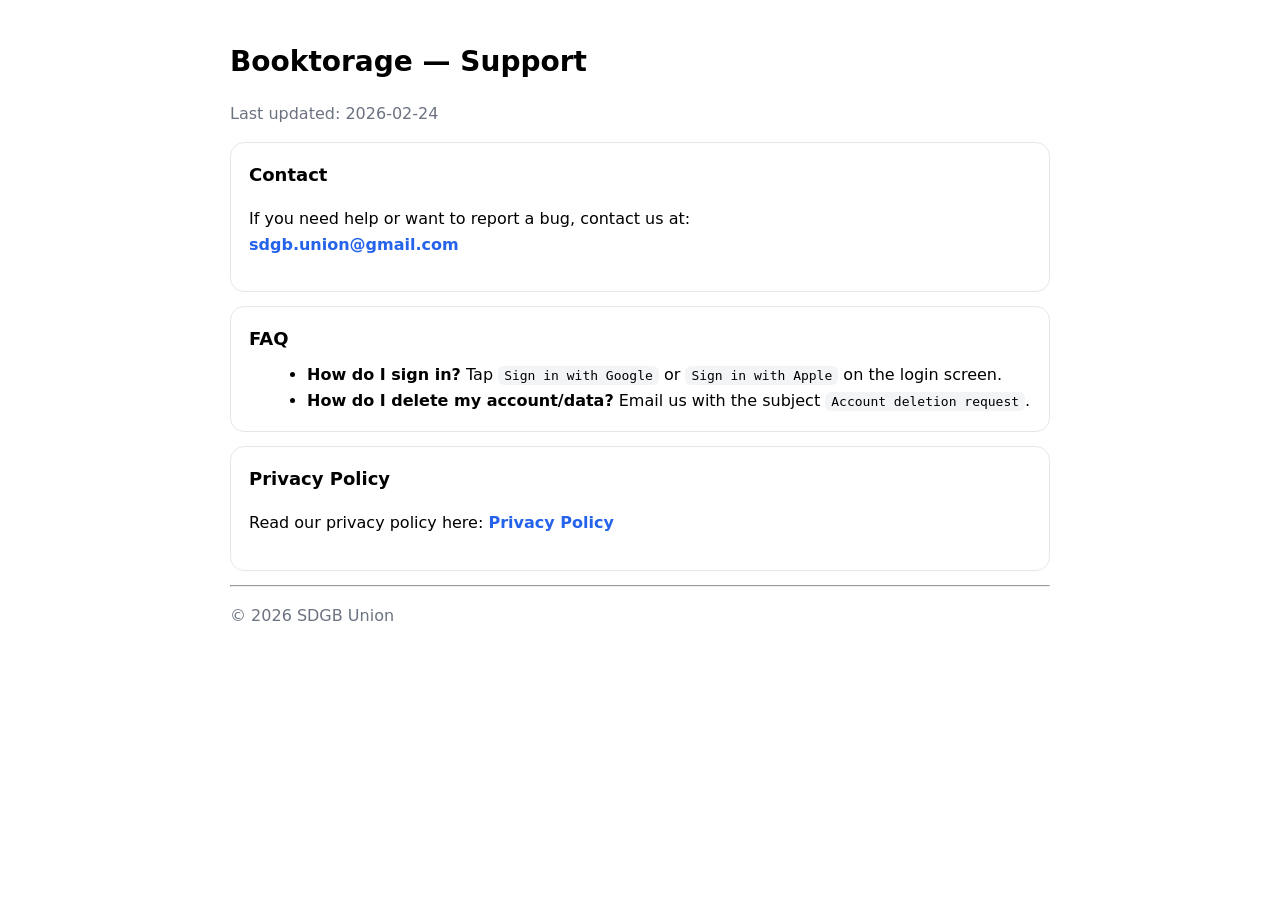
<file: index.html>
<!doctype html>
<html lang="en">
<head>
  <meta charset="utf-8" />
  <meta name="viewport" content="width=device-width,initial-scale=1" />
  <title>Booktorage - Support</title>
  <meta name="description" content="Support page for Booktorage app." />
  <style>
    body{font-family:system-ui,-apple-system,Segoe UI,Roboto,Apple SD Gothic Neo,sans-serif;max-width:820px;margin:40px auto;padding:0 16px;line-height:1.6}
    .card{border:1px solid #e5e7eb;border-radius:14px;padding:18px 18px;margin:14px 0}
    h1{font-size:28px;margin:0 0 10px}
    h2{font-size:18px;margin:0 0 8px}
    code{background:#f3f4f6;padding:2px 6px;border-radius:6px}
    a{color:#2563eb;text-decoration:none} 
    a:hover{text-decoration:underline}
    .muted{color:#6b7280}
    ul{margin:8px 0 0 18px}
  </style>
</head>
<body>
  <h1>Booktorage — Support</h1>
  <p class="muted">Last updated: 2026-02-24</p>

  <div class="card">
    <h2>Contact</h2>
    <p>
      If you need help or want to report a bug, contact us at:
      <br />
      <strong><a href="mailto:sdgb.union@gmail.com">sdgb.union@gmail.com</a></strong>
    </p>
  </div>

  <div class="card">
    <h2>FAQ</h2>
    <ul>
      <li><strong>How do I sign in?</strong> Tap <code>Sign in with Google</code> or <code>Sign in with Apple</code> on the login screen.</li>
      <li><strong>How do I delete my account/data?</strong> Email us with the subject <code>Account deletion request</code>.</li>
    </ul>
  </div>

  <div class="card">
    <h2>Privacy Policy</h2>
    <p>
      Read our privacy policy here:
      <strong><a href="./privacy.html">Privacy Policy</a></strong>
    </p>
  </div>

  <hr />
  <p class="muted">
    © 2026 SDGB Union
  </p>
</body>
</html>
</file>
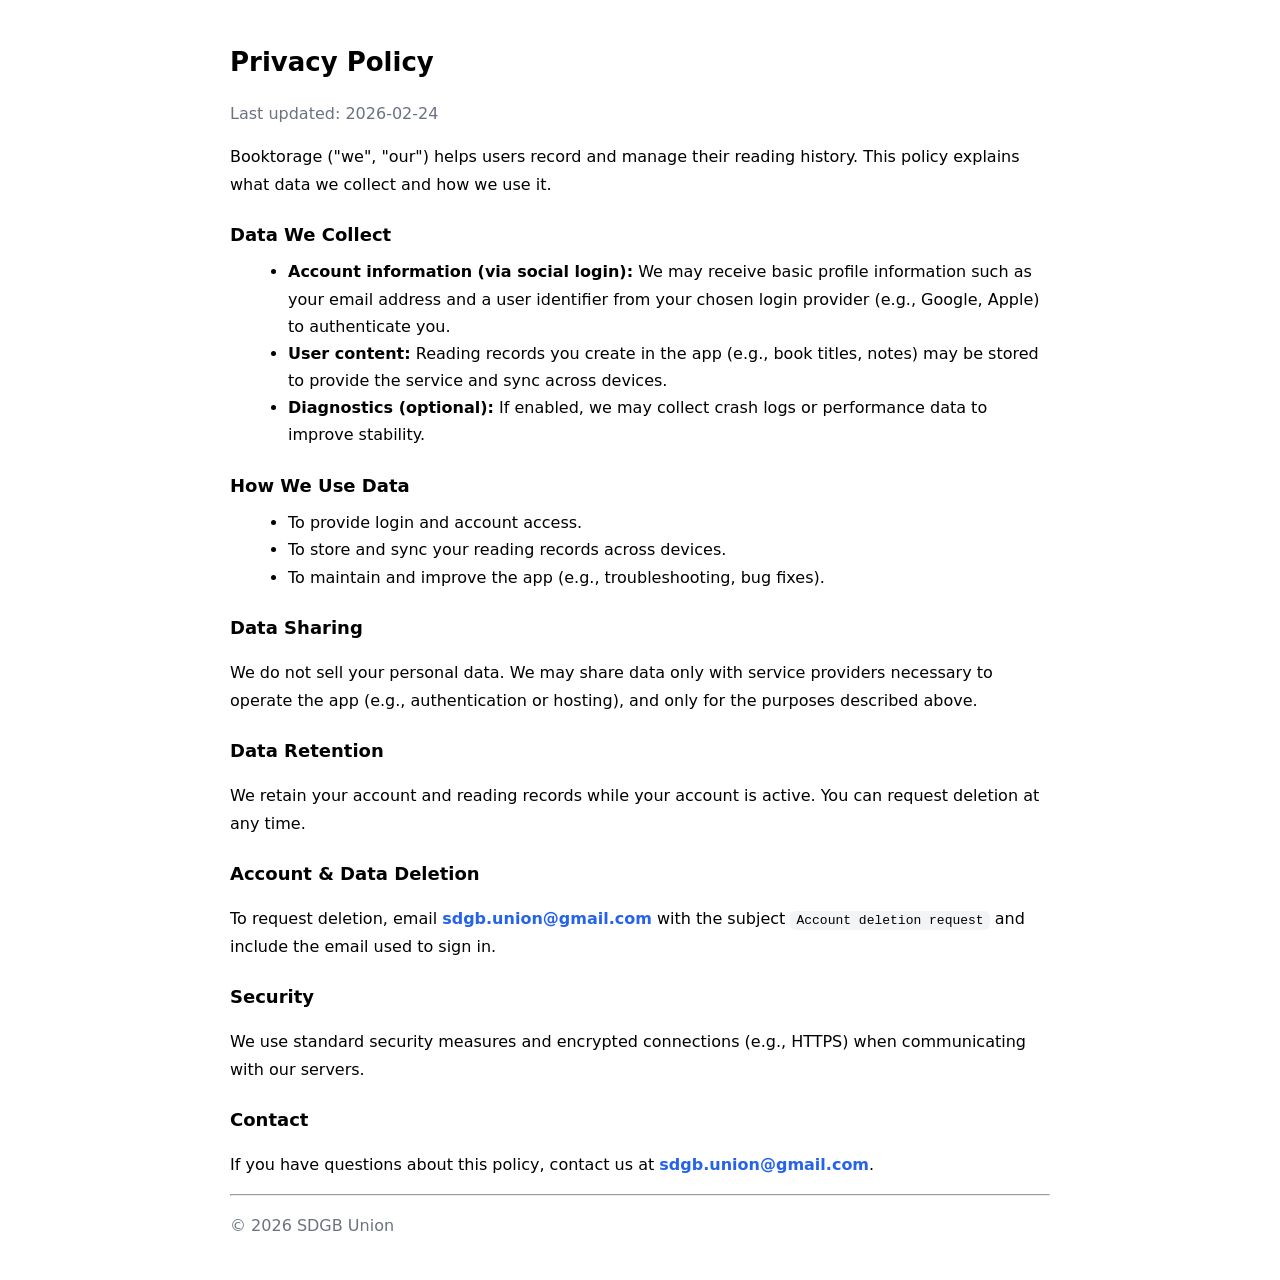
<file: privacy.html>
<!doctype html>
<html lang="en">
<head>
  <meta charset="utf-8" />
  <meta name="viewport" content="width=device-width,initial-scale=1" />
  <title>Booktorage - Privacy Policy</title>
  <style>
    body{font-family:system-ui,-apple-system,Segoe UI,Roboto,Apple SD Gothic Neo,sans-serif;max-width:820px;margin:40px auto;padding:0 16px;line-height:1.7}
    h1{font-size:26px;margin:0 0 10px}
    h2{font-size:18px;margin:22px 0 8px}
    .muted{color:#6b7280}
    a{color:#2563eb;text-decoration:none}
    a:hover{text-decoration:underline}
    ul{margin:8px 0 0 18px}
    code{background:#f3f4f6;padding:2px 6px;border-radius:6px}
  </style>
</head>
<body>
  <h1>Privacy Policy</h1>
  <p class="muted">Last updated: 2026-02-24</p>

  <p>
    Booktorage ("we", "our") helps users record and manage their reading history.
    This policy explains what data we collect and how we use it.
  </p>

  <h2>Data We Collect</h2>
  <ul>
    <li><strong>Account information (via social login):</strong> We may receive basic profile information such as your email address and a user identifier from your chosen login provider (e.g., Google, Apple) to authenticate you.</li>
    <li><strong>User content:</strong> Reading records you create in the app (e.g., book titles, notes) may be stored to provide the service and sync across devices.</li>
    <li><strong>Diagnostics (optional):</strong> If enabled, we may collect crash logs or performance data to improve stability.</li>
  </ul>

  <h2>How We Use Data</h2>
  <ul>
    <li>To provide login and account access.</li>
    <li>To store and sync your reading records across devices.</li>
    <li>To maintain and improve the app (e.g., troubleshooting, bug fixes).</li>
  </ul>

  <h2>Data Sharing</h2>
  <p>
    We do not sell your personal data. We may share data only with service providers necessary to operate the app
    (e.g., authentication or hosting), and only for the purposes described above.
  </p>

  <h2>Data Retention</h2>
  <p>
    We retain your account and reading records while your account is active. You can request deletion at any time.
  </p>

  <h2>Account & Data Deletion</h2>
  <p>
    To request deletion, email
    <strong><a href="mailto:sdgb.union@gmail.com">sdgb.union@gmail.com</a></strong>
    with the subject <code>Account deletion request</code> and include the email used to sign in.
  </p>

  <h2>Security</h2>
  <p>
    We use standard security measures and encrypted connections (e.g., HTTPS) when communicating with our servers.
  </p>

  <h2>Contact</h2>
  <p>
    If you have questions about this policy, contact us at
    <strong><a href="mailto:sdgb.union@gmail.com">sdgb.union@gmail.com</a></strong>.
  </p>

  <hr />
  <p class="muted">© 2026 SDGB Union</p>
</body>
</html>
</file>
